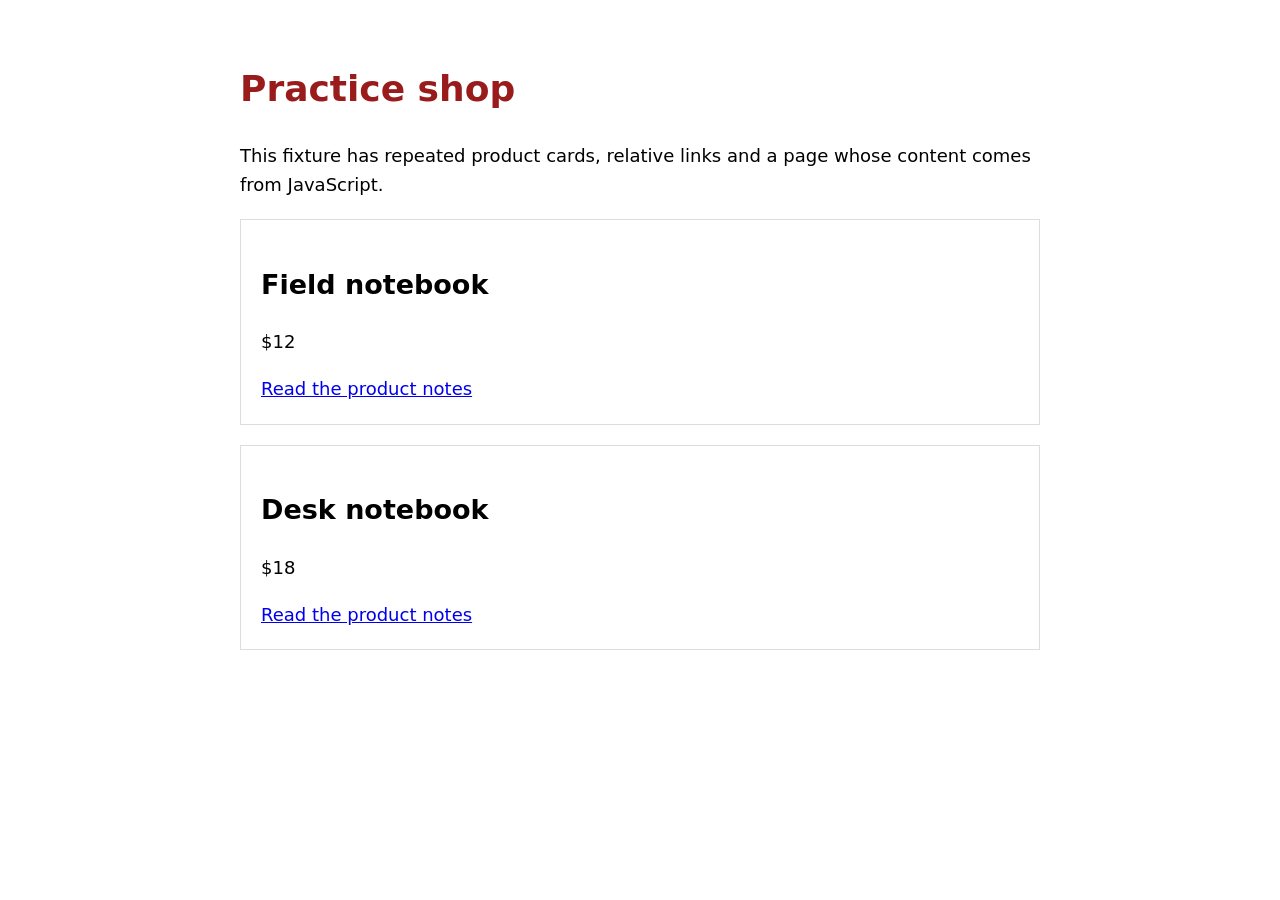
<file: examples/site/index.html>
<!doctype html>
<html lang="en">
<head>
  <meta charset="utf-8">
  <meta name="description" content="A small local website for practicing BeyondSEO extraction.">
  <title>BeyondSEO practice shop</title>
  <style>body{font:18px system-ui;max-width:800px;margin:60px auto;line-height:1.6}h1{color:#991b1b}article{padding:20px;border:1px solid #ddd;margin:20px 0}</style>
</head>
<body>
  <main>
    <h1>Practice shop</h1>
    <p>This fixture has repeated product cards, relative links and a page whose content comes from JavaScript.</p>
    <article><h2>Field notebook</h2><p class="price">$12</p><a href="dynamic.html">Read the product notes</a></article>
    <article><h2>Desk notebook</h2><p class="price">$18</p><a href="dynamic.html">Read the product notes</a></article>
  </main>
</body>
</html>
</file>
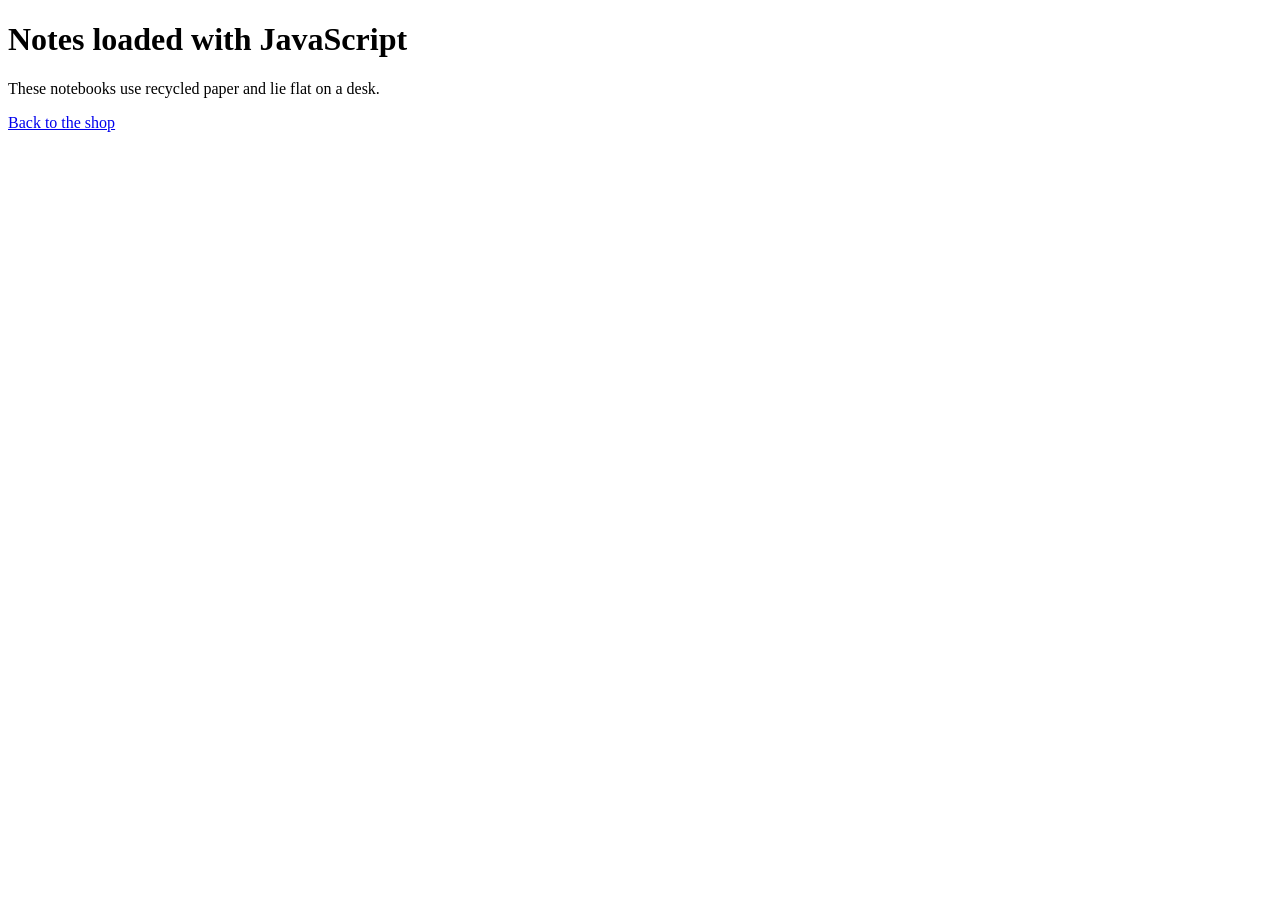
<file: examples/site/dynamic.html>
<!doctype html>
<html lang="en">
<head><meta charset="utf-8"><title>Notebook notes</title></head>
<body>
  <main id="app"></main>
  <script>
    setTimeout(() => {
      document.querySelector('#app').innerHTML = '<h1>Notes loaded with JavaScript</h1><p>These notebooks use recycled paper and lie flat on a desk.</p><a href="index.html">Back to the shop</a>';
    }, 400);
  </script>
</body>
</html>
</file>
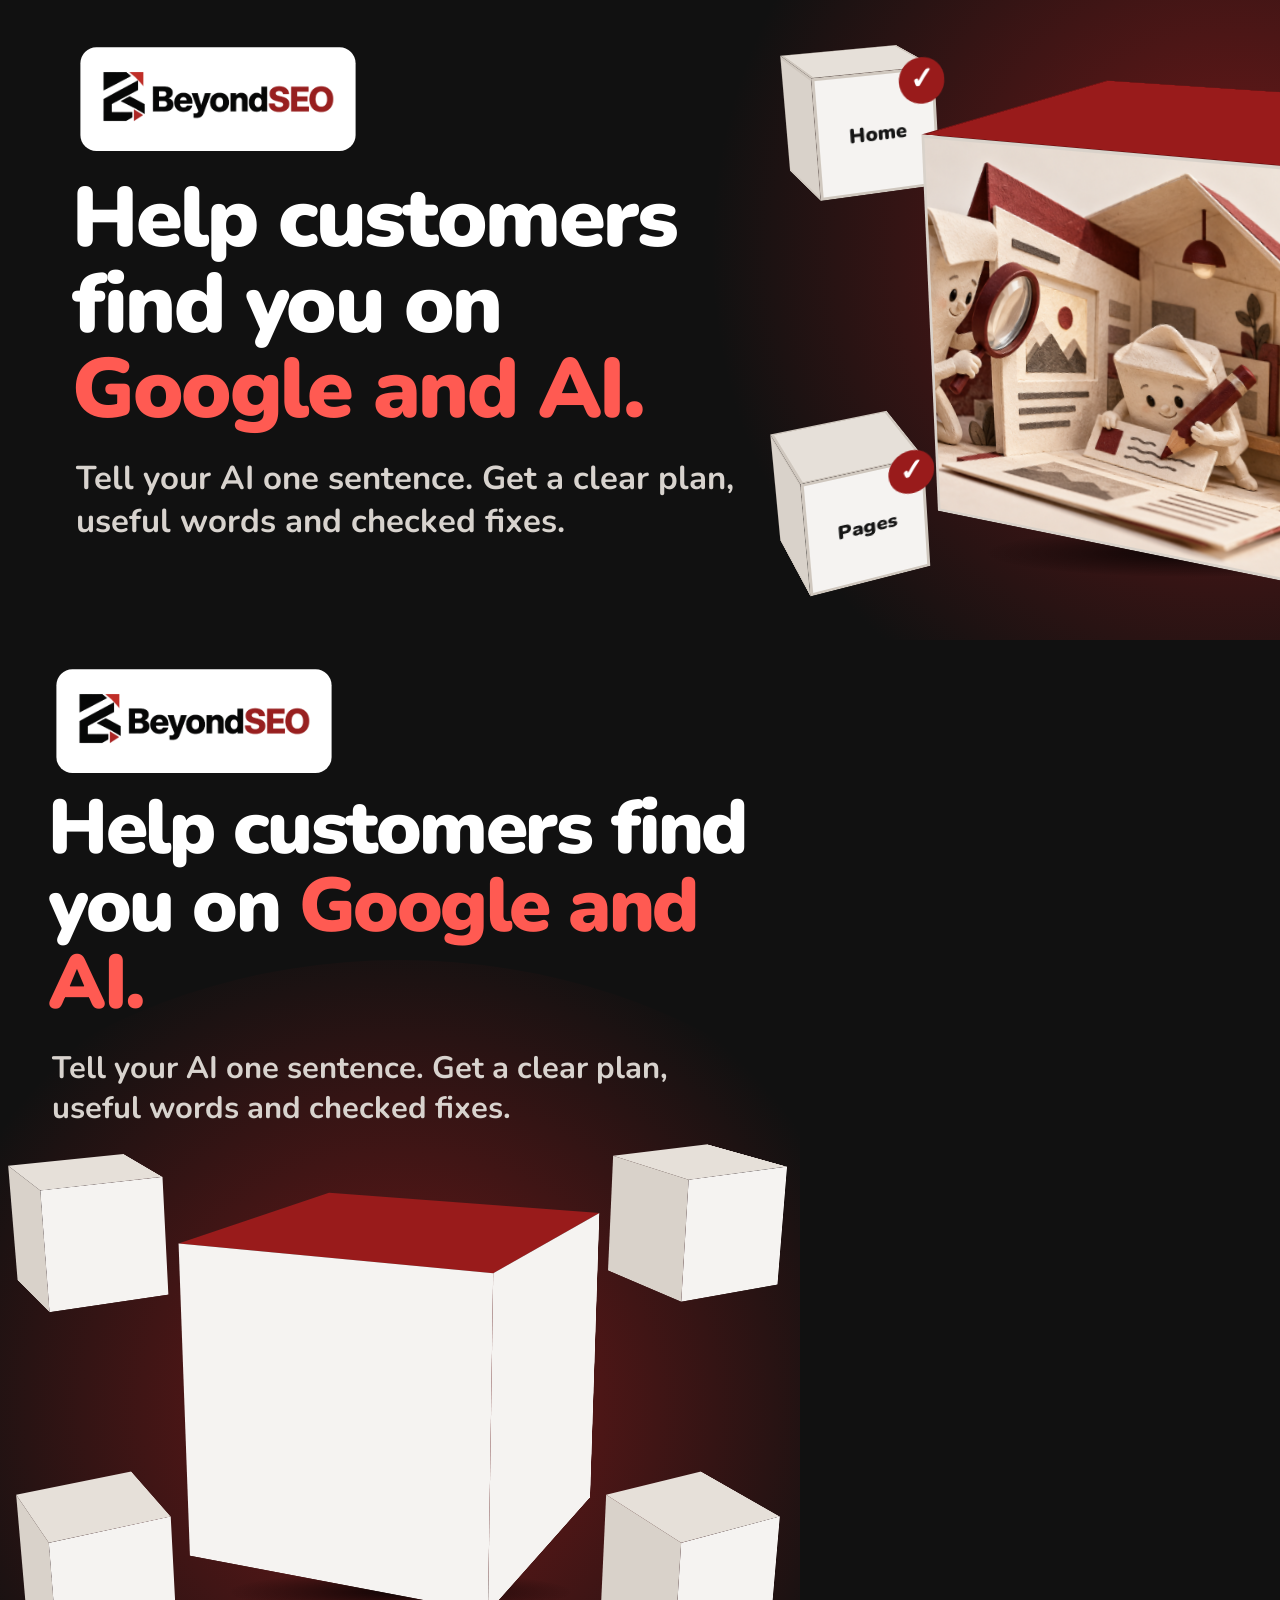
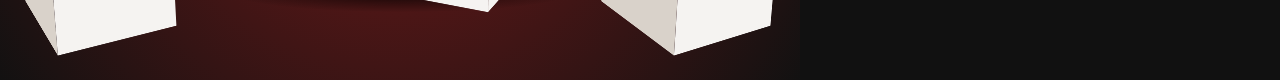
<file: media/paperworks/source/hero.html>
<!doctype html><html lang="en"><meta charset="utf-8">
<link rel="stylesheet" href="https://fonts.googleapis.com/css2?family=Nunito:wght@700;900&display=swap">
<style>
*{box-sizing:border-box;margin:0}body{background:#111;font-family:Nunito,Arial,sans-serif}
section{position:relative;overflow:hidden;background:#111;color:#fff}
.glow{position:absolute;border-radius:50%;background:radial-gradient(circle,rgba(170,30,30,.65),rgba(17,17,17,0) 68%)}
.logo{border-radius:16px;display:block;height:auto;clip-path:inset(9% 7% round 16px)}
h1{font-weight:900;letter-spacing:-2.5px;line-height:1.02}h1 em{font-style:normal;color:#ff5a52}
p{font-weight:700;color:#d8d3ce;line-height:1.3}
.world{position:absolute;perspective:1500px}
.tilt,.cube,.mini{position:absolute;transform-style:preserve-3d}
.tilt{transform:rotateX(-14deg)}.cube{inset:0;transform:rotateY(-24deg)}
.f{position:absolute;inset:0;background:#f5f3f1;border:3px solid #d9d2ca;overflow:hidden;backface-visibility:hidden;color:#151515}
.lid{background:#991b1b;border-color:#7a1414}
.m{position:absolute;inset:0;background:#f5f3f1;border:3px solid #cfc7be;display:flex;align-items:center;justify-content:center;color:#151515;font-weight:900;backface-visibility:hidden}.m.s{background:#d9d2ca}.m.t{background:#e6e0d9}
.tick{position:absolute;right:-13px;top:-13px;width:46px;height:46px;border-radius:50%;background:#991b1b;color:#fff;text-align:center;line-height:44px;font-size:29px}
.mini{width:120px;height:120px;transform:rotateX(-18deg) rotateY(28deg)}.mini .m{font-size:20px}
.shadow{position:absolute;border-radius:50%;background:radial-gradient(ellipse,rgba(0,0,0,.8),rgba(0,0,0,0) 72%)}
#desktop{width:1600px;height:640px}#desktop .glow{left:690px;top:-300px;width:1100px;height:1100px}
#desktop .logo{position:absolute;left:58px;top:36px;width:320px}#desktop h1{position:absolute;left:72px;top:176px;font-size:84px;width:720px}
#desktop p{position:absolute;left:76px;top:458px;font-size:33px;width:690px}
#mobile{width:800px;height:1040px}#mobile .glow{left:-160px;top:320px;width:1120px;height:900px}
#mobile .logo{position:absolute;left:34px;top:18px;width:320px}#mobile h1{position:absolute;left:48px;top:150px;font-size:76px;width:710px}
#mobile p{position:absolute;left:52px;top:408px;font-size:31px;width:690px}
</style>
<script>
function box(id,size,cx,cy,o){const h=size/2;const M=(l,x,y)=>`<div class="mini" style="left:${x}px;top:${y}px"><div class="m" style="transform:translateZ(60px)">${l}<div class="tick">✓</div></div><div class="m s" style="transform:rotateY(90deg) translateZ(60px)"></div><div class="m s" style="transform:rotateY(-90deg) translateZ(60px)"></div><div class="m t" style="transform:rotateX(90deg) translateZ(60px)"></div></div>`;
const w=document.getElementById(id);w.insertAdjacentHTML('beforeend',`<div class="shadow" style="left:${cx-size*.55}px;top:${cy+size*.62}px;width:${size*1.1}px;height:${size*.13}px"></div><div class="world" style="inset:0;perspective-origin:${cx}px ${cy-70}px">${o.map(a=>M(...a)).join('')}<div class="tilt" style="left:${cx-h}px;top:${cy-h}px;width:${size}px;height:${size}px"><div class="cube"><div class="f" style="transform:translateZ(${h}px)"><img src="../seo-house.png" style="position:absolute;left:${-size*.25}px;top:0;height:100%"></div><div class="f" style="transform:rotateY(90deg) translateZ(${h}px)"><img src="explainer/assets/sprites/scan-3.png" style="position:absolute;left:12%;top:18%;height:70%"></div><div class="f lid" style="transform:rotateX(90deg) translateZ(${h}px)"></div></div></div></div>`)}
</script>
<section id="desktop"><div class="glow"></div><img class="logo" src="../wordmark.png" alt=""><h1>Help customers find you on <em>Google and AI.</em></h1><p>Tell your AI one sentence. Get a clear plan, useful words and checked fixes.</p></section>
<section id="mobile"><div class="glow"></div><img class="logo" src="../wordmark.png" alt=""><h1>Help customers find you on <em>Google and AI.</em></h1><p>Tell your AI one sentence. Get a clear plan, useful words and checked fixes.</p></section>
<script>box('desktop',370,1190,300,[['Home',800,60],['Rivals',1420,40],['Backlinks',1430,420],['Pages',790,440]]);box('mobile',310,400,740,[['Home',28,530],['Rivals',635,520],['Backlinks',628,860],['Pages',36,860]]);</script>
</html>
</file>
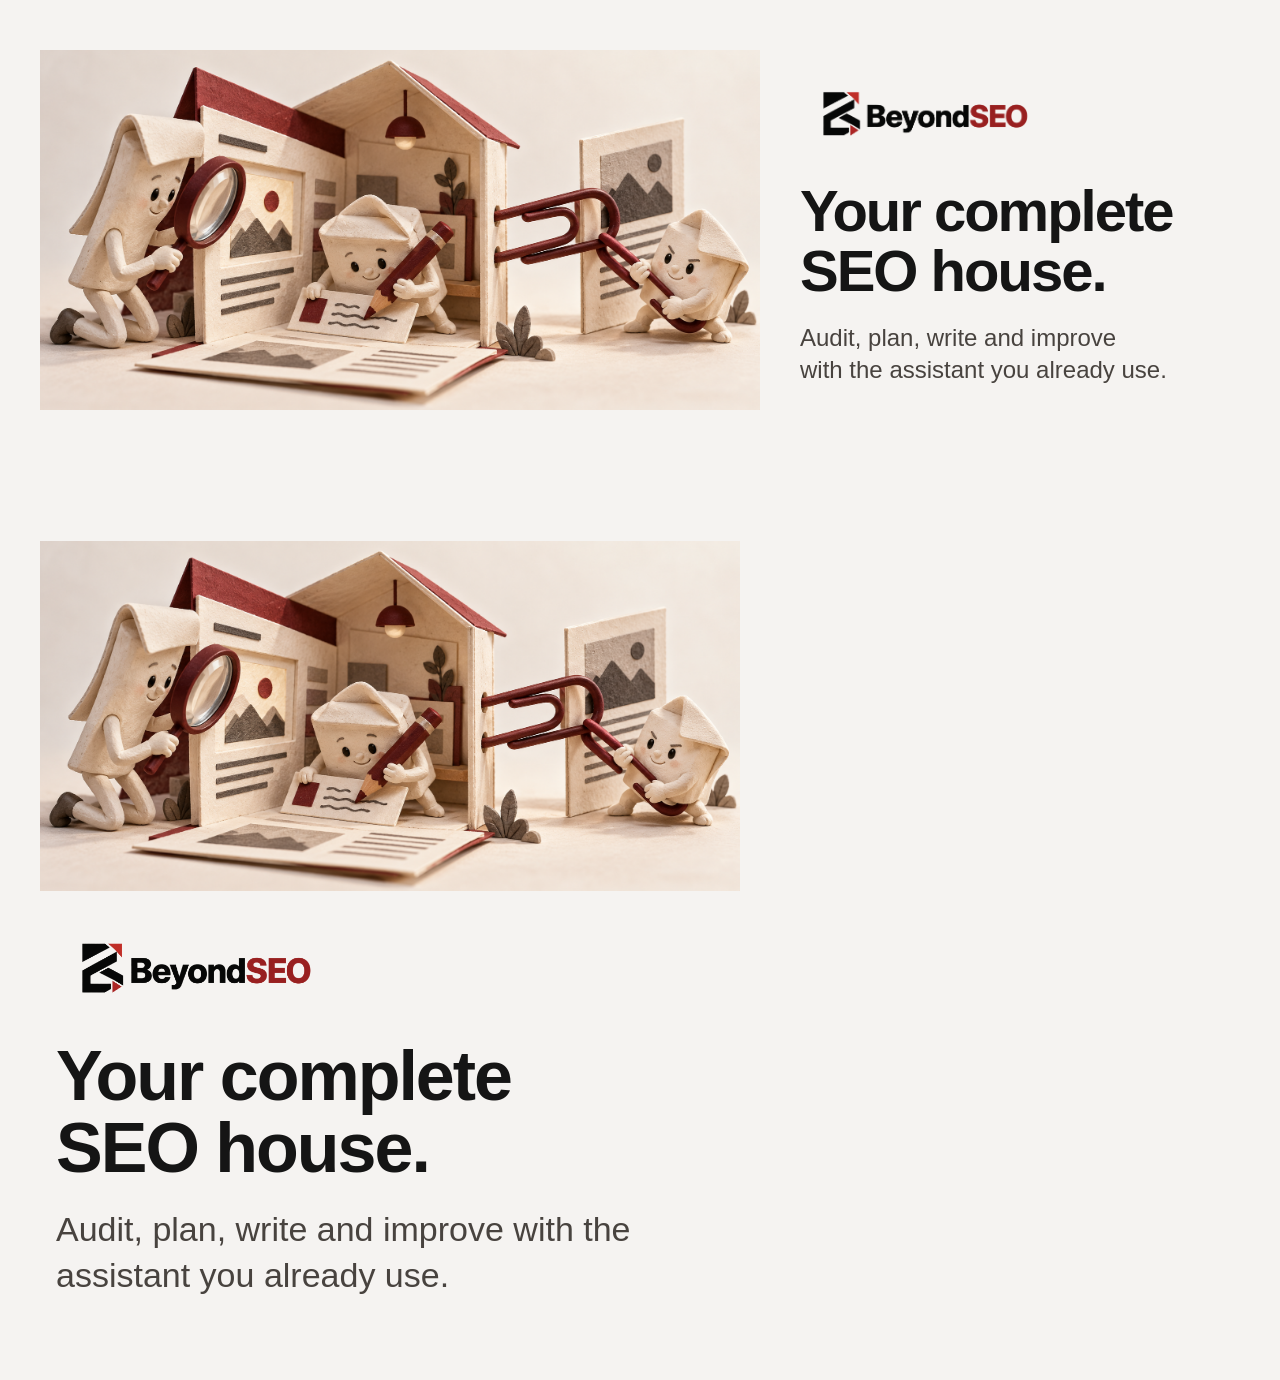
<file: media/paperworks/source/opening.html>
<!doctype html><html lang="en"><meta charset="utf-8"><style>
/* Hallmark: bounded README artwork finishing in the established Paperworks system. */
/* Critique: compact opening; original art is left, a short title and intro are right. */
:root{--paper:#f5f3f1;--ink:#151515;--muted:#48433f;--font:Arial,Helvetica,sans-serif}
*{box-sizing:border-box}html,body{overflow-x:clip}body{margin:0;background:var(--paper);font-family:var(--font);color:var(--ink)}
.hero{display:grid;grid-template-columns:minmax(0,720px) minmax(0,440px);gap:40px;align-items:center;width:1280px;height:460px;padding:40px}
.art{width:100%;height:auto;display:block}.copy{min-width:0}.logo{display:block;width:250px;height:auto;margin-bottom:23px}
h1{font-size:58px;line-height:1.04;letter-spacing:-2px;margin:0 0 20px;font-weight:750;overflow-wrap:break-word;min-width:0}
p{font-size:24px;line-height:1.35;color:var(--muted);margin:0;max-width:420px}
.mobile{width:780px;height:920px;display:flex;flex-direction:column;justify-content:center;padding:40px;gap:32px}
.mobile .copy{align-self:stretch;padding:0 16px}.mobile .logo{width:280px;margin-bottom:22px}.mobile h1{font-size:70px;line-height:1.04;margin-bottom:22px;letter-spacing:-2px}.mobile p{font-size:34px;max-width:650px}
</style><section id="desktop" class="hero"><img class="art" src="../seo-house.png" alt="Original paper SEO house"><div class="copy"><img class="logo" src="../../../assets/beyondseo-logo.png" alt="BeyondSEO"><h1>Your complete<br>SEO house.</h1><p>Audit, plan, write and improve<br>with the assistant you already use.</p></div></section>
<section id="mobile" class="mobile"><img class="art" src="../seo-house.png" alt="Original paper SEO house"><div class="copy"><img class="logo" src="../../../assets/beyondseo-logo.png" alt="BeyondSEO"><h1>Your complete<br>SEO house.</h1><p>Audit, plan, write and improve with the assistant you already use.</p></div></section></html>
</file>
